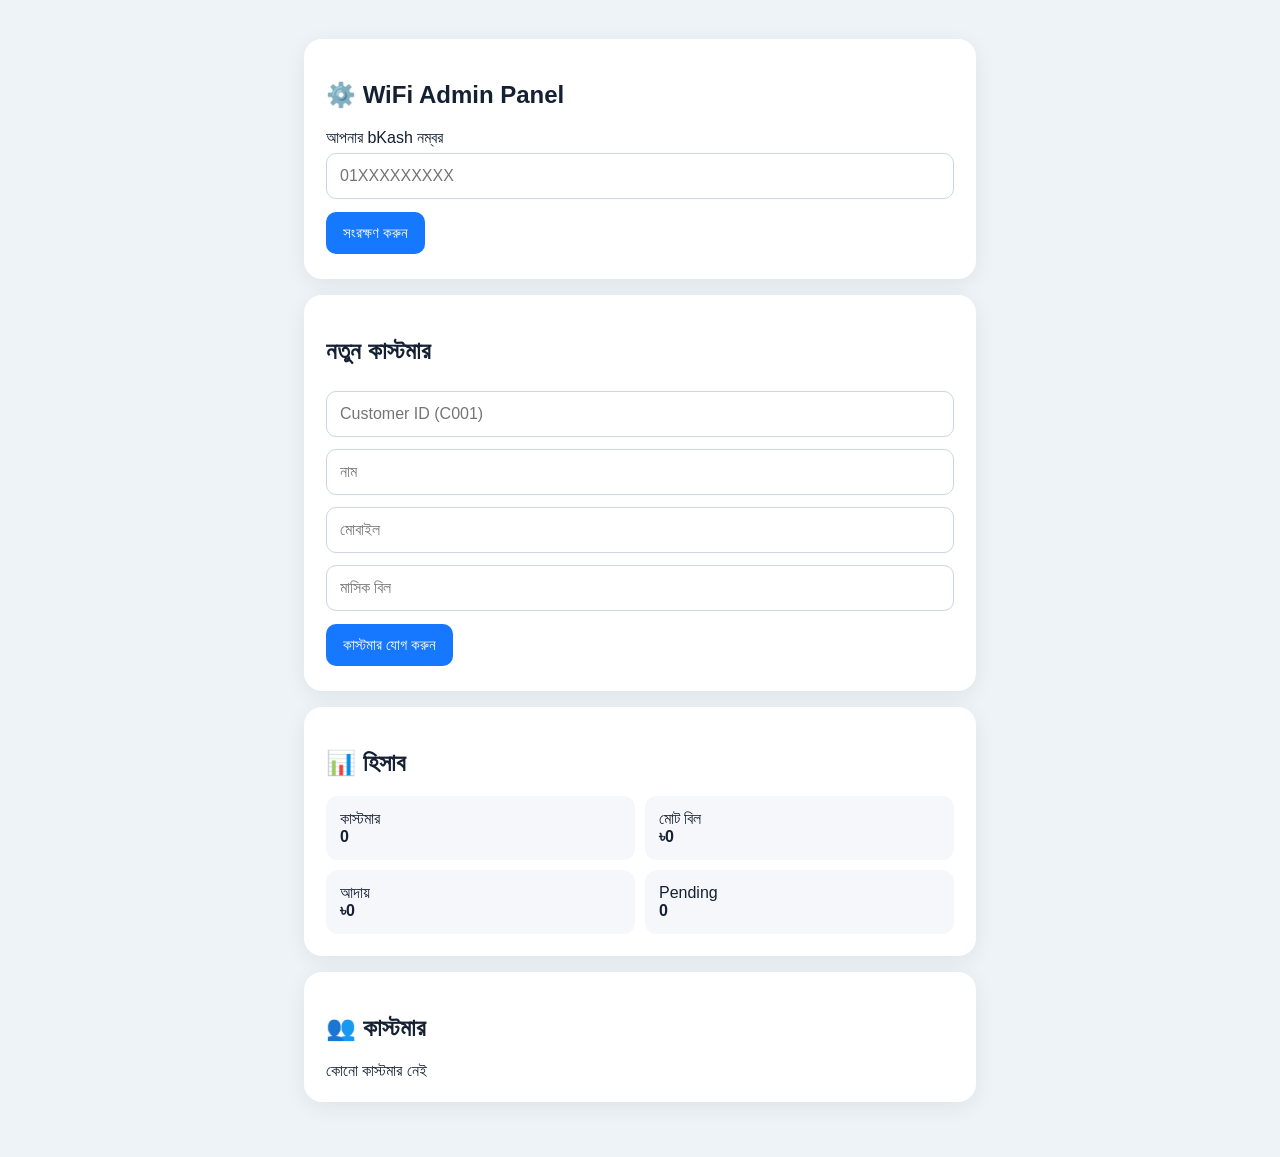
<file: admin-1.html>
<!doctype html>
<html lang="bn"><head><meta charset="utf-8"><meta name="viewport" content="width=device-width,initial-scale=1">
<title>WiFi Admin</title><style>
*{box-sizing:border-box}body{margin:0;background:#eef3f8;font-family:Arial,sans-serif;color:#152033}.wrap{max-width:700px;margin:25px auto;padding:14px}.card{background:#fff;border-radius:18px;padding:22px;margin-bottom:16px;box-shadow:0 5px 22px #0001}input{width:100%;padding:13px;margin:6px 0;border:1px solid #ccd5e2;border-radius:10px;font-size:16px}button{padding:12px 17px;margin:7px 3px 3px 0;border:0;border-radius:10px;background:#1677ff;color:#fff;font-size:15px}.danger{background:#dc3545}.success{background:#198754}.row{display:flex;justify-content:space-between;gap:12px;padding:14px 0;border-bottom:1px solid #eee}.grid{display:grid;grid-template-columns:1fr 1fr;gap:10px}.stat{background:#f5f7fa;padding:14px;border-radius:12px}@media(max-width:600px){.row{display:block}.grid{grid-template-columns:1fr}}
</style></head><body><main class="wrap">
<section class="card"><h1>⚙️ WiFi Admin Panel</h1><label>আপনার bKash নম্বর</label><input id="bkash" placeholder="01XXXXXXXXX"><button onclick="saveBkash()">সংরক্ষণ করুন</button></section>
<section class="card"><h2>নতুন কাস্টমার</h2><input id="id" placeholder="Customer ID (C001)"><input id="name" placeholder="নাম"><input id="phone" placeholder="মোবাইল"><input id="bill" type="number" placeholder="মাসিক বিল"><button onclick="addCustomer()">কাস্টমার যোগ করুন</button></section>
<section class="card"><h2>📊 হিসাব</h2><div id="stats"></div></section><section class="card"><h2>👥 কাস্টমার</h2><div id="customers"></div></section>
</main><script>
const KEY='wifi_customers_v2',SETTINGS='wifi_settings_v2';
function get(){return JSON.parse(localStorage.getItem(KEY)||'[]')}function save(a){localStorage.setItem(KEY,JSON.stringify(a));render()}
function saveBkash(){const v=document.getElementById('bkash').value.trim();if(!v)return alert('bKash নম্বর দিন');localStorage.setItem(SETTINGS,JSON.stringify({bkash:v}));alert('bKash নম্বর সংরক্ষণ হয়েছে')}
function addCustomer(){const id=document.getElementById('id').value.trim().toUpperCase(),name=document.getElementById('name').value.trim(),phone=document.getElementById('phone').value.trim(),bill=Number(document.getElementById('bill').value);if(!id||!name||!bill)return alert('ID, নাম ও বিল দিন');const a=get();if(a.some(x=>x.id===id))return alert('এই ID আগে আছে');a.push({id,name,phone,bill,status:'Unpaid',month:new Date().toISOString().slice(0,7)});save(a);['id','name','phone','bill'].forEach(x=>document.getElementById(x).value='')}
function approve(id){const a=get(),c=a.find(x=>x.id===id);c.status='Paid';c.paidAt=new Date().toLocaleString('bn-BD');save(a)}
function reject(id){const a=get(),c=a.find(x=>x.id===id);c.status='Unpaid';c.trx='';save(a)}
function removeC(id){if(confirm('এই কাস্টমার মুছবেন?'))save(get().filter(x=>x.id!==id))}
function render(){const a=get(),paid=a.filter(x=>x.status==='Paid').reduce((s,x)=>s+x.bill,0),pending=a.filter(x=>x.status==='Pending').length,total=a.reduce((s,x)=>s+x.bill,0);document.getElementById('stats').innerHTML='<div class="grid"><div class="stat">কাস্টমার<br><b>'+a.length+'</b></div><div class="stat">মোট বিল<br><b>৳'+total+'</b></div><div class="stat">আদায়<br><b>৳'+paid+'</b></div><div class="stat">Pending<br><b>'+pending+'</b></div></div>';document.getElementById('customers').innerHTML=a.map(c=>'<div class="row"><div><b>'+c.id+'</b> — '+c.name+'<br>৳'+c.bill+' | '+c.status+(c.trx?'<br>Trx: '+c.trx:'')+'</div><div>'+(c.status==='Pending'?'<button class="success" onclick="approve(\''+c.id+'\')">Paid</button><button class="danger" onclick="reject(\''+c.id+'\')">Reject</button>':'')+'<button class="danger" onclick="removeC(\''+c.id+'\')">মুছুন</button></div></div>').join('')||'কোনো কাস্টমার নেই'}
render();
</script></body></html>
</file>
